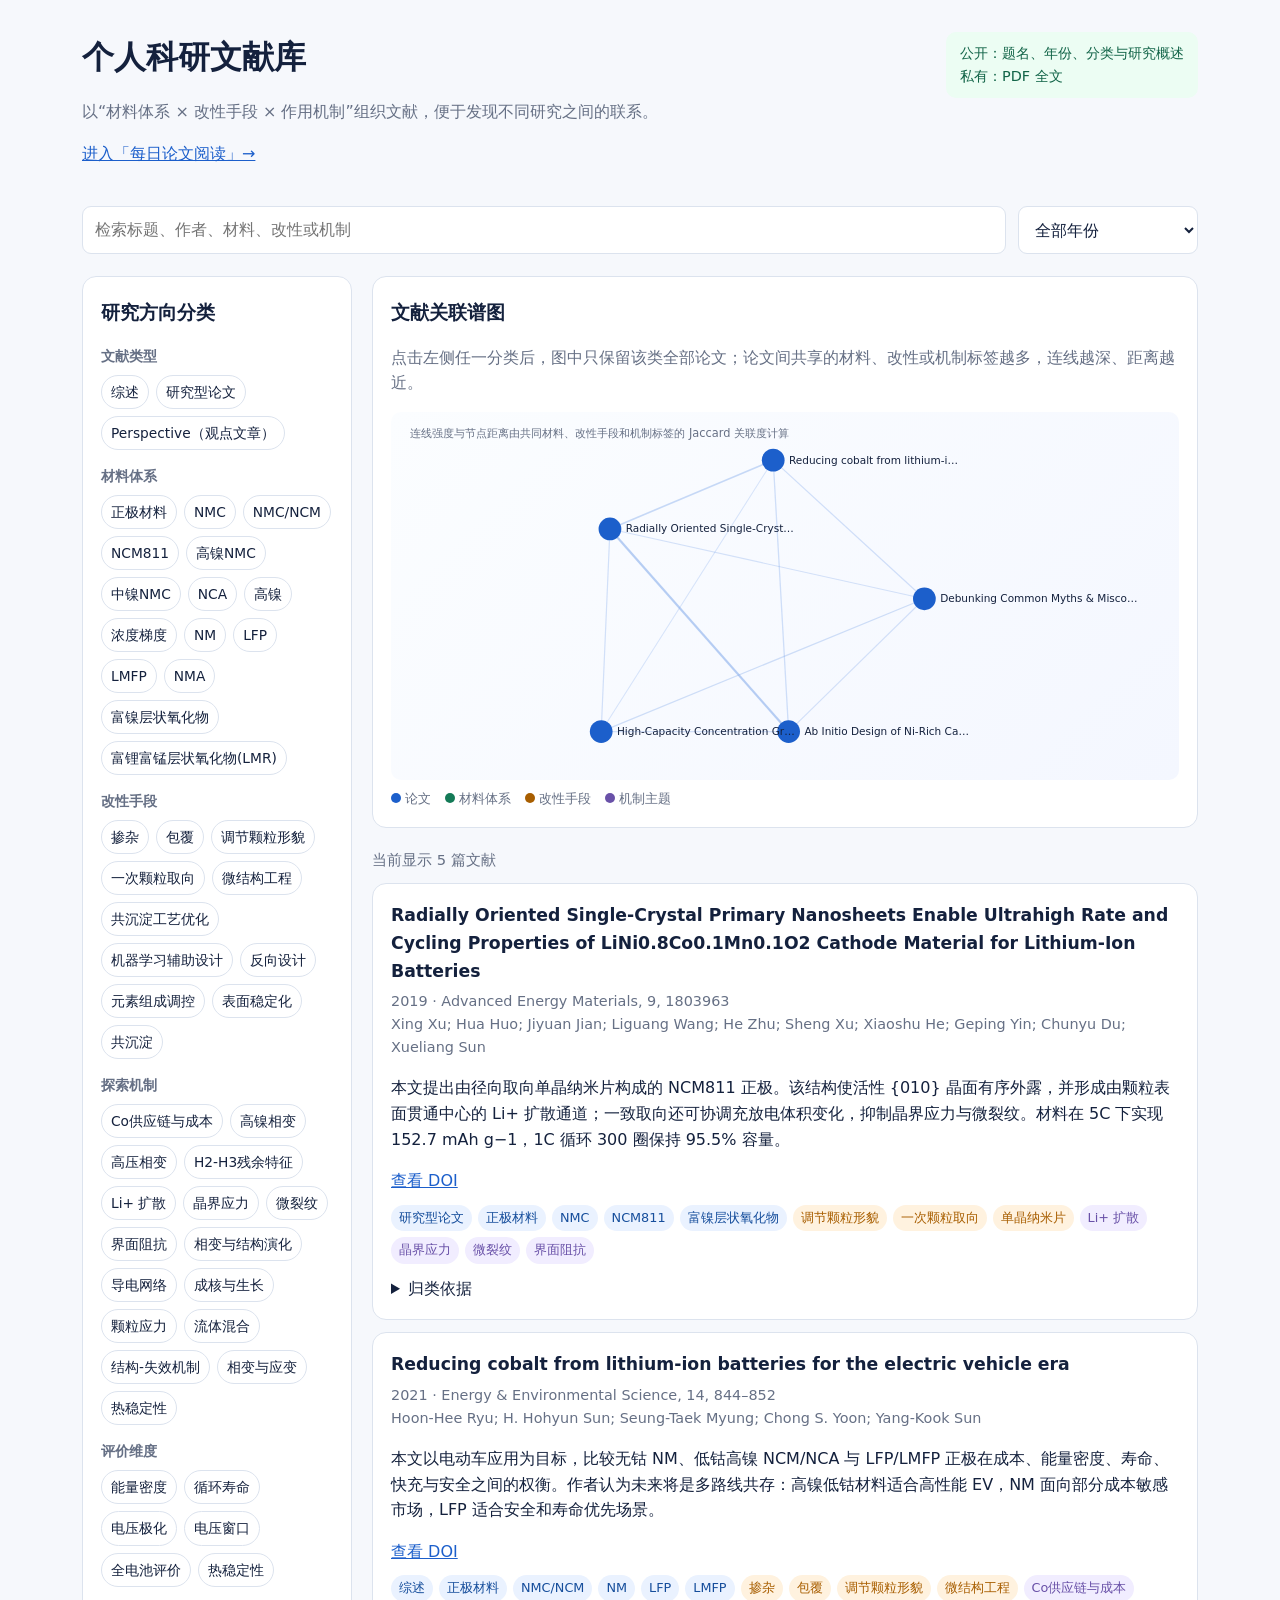
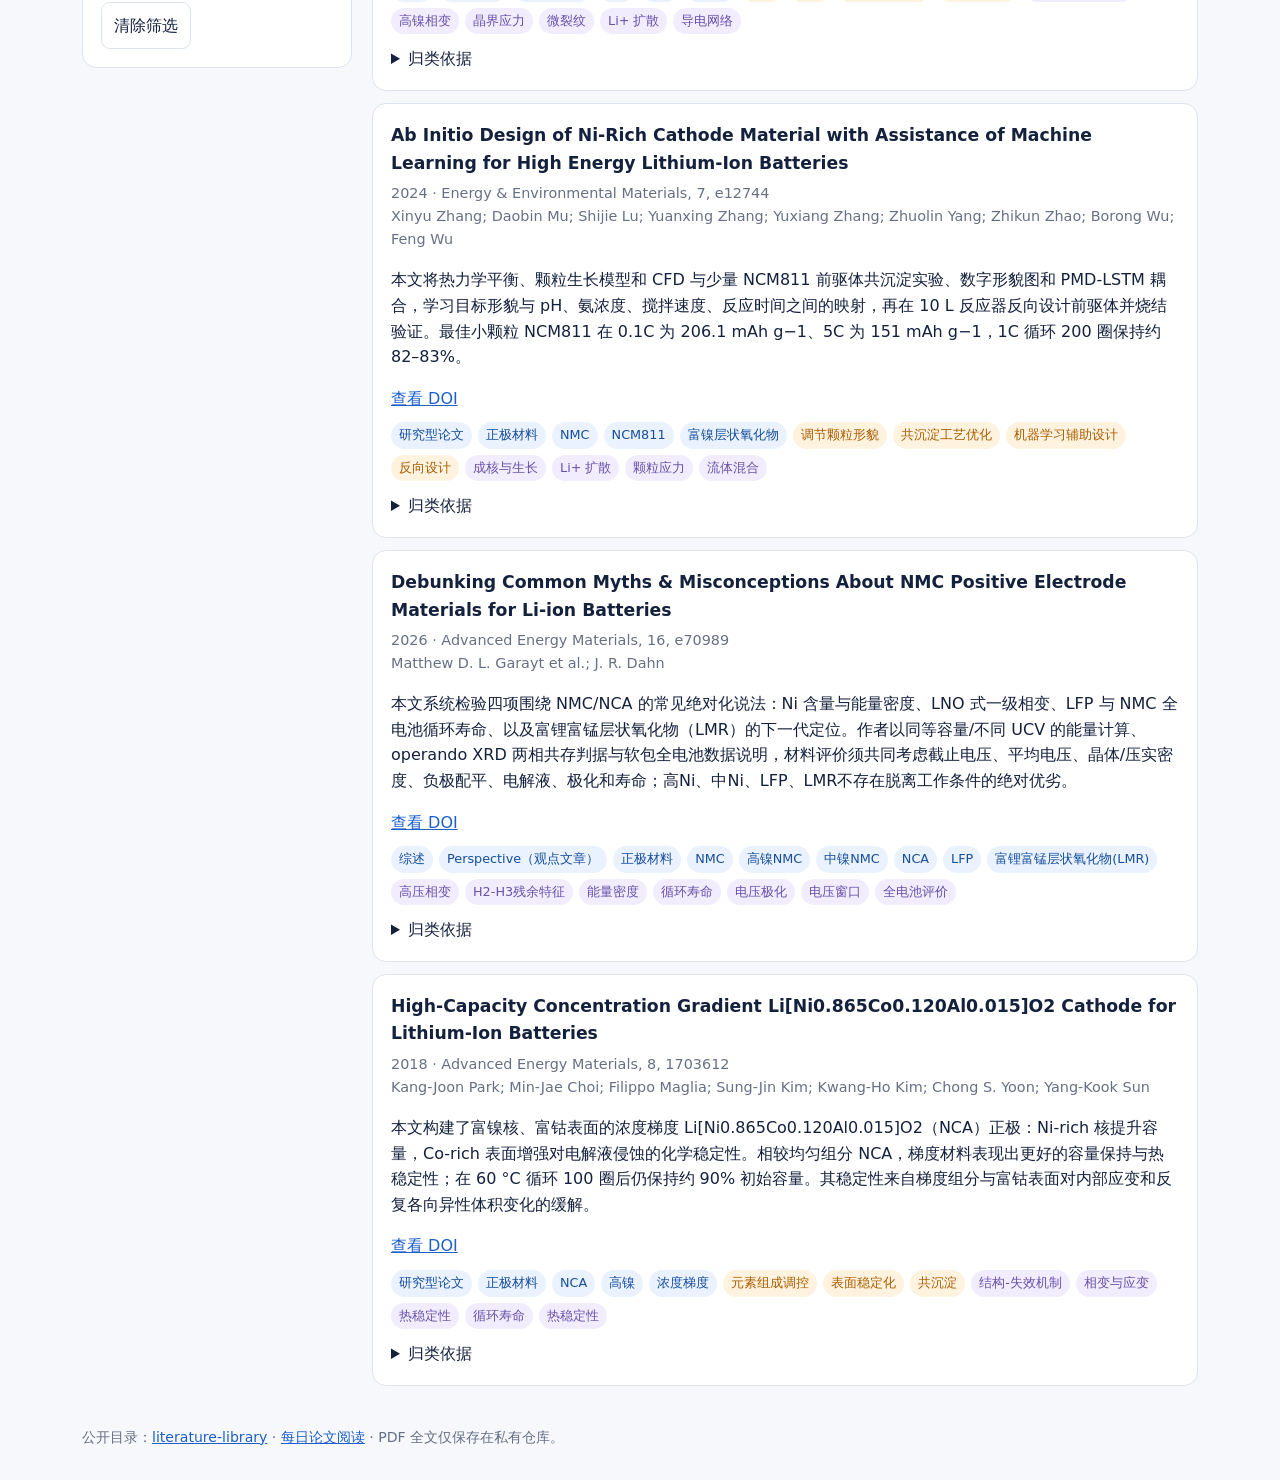
<file: index.html>
<!doctype html>
<html lang="zh-CN">
<head>
<meta charset="utf-8">
<meta name="viewport" content="width=device-width,initial-scale=1">
<title>个人科研文献库</title>
<style>
:root{--ink:#14213d;--muted:#667085;--line:#dce3ee;--bg:#f6f8fc;--card:#fff;--blue:#1c5fcb;--soft:#eaf2ff;--green:#147a57;--orange:#a85e00;--purple:#6951a8}
*{box-sizing:border-box}body{margin:0;background:var(--bg);color:var(--ink);font-family:system-ui,-apple-system,"Microsoft YaHei",sans-serif;line-height:1.6}.wrap{max-width:1160px;margin:auto;padding:32px 22px}h1{margin:0;font-size:2rem}h2{font-size:1.2rem;margin:.2rem 0 1rem}.intro,.muted{color:var(--muted)}.hero{display:flex;justify-content:space-between;gap:24px;align-items:flex-start;margin-bottom:24px}.privacy{max-width:310px;background:#ecfdf3;color:#126448;padding:10px 14px;border-radius:10px;font-size:.9rem}.controls{display:grid;grid-template-columns:1fr 180px;gap:12px;margin-bottom:22px}input,select,button{font:inherit;border-radius:9px;padding:10px 12px;border:1px solid var(--line)}input,select{background:#fff;color:var(--ink)}button{background:#fff;color:var(--ink);cursor:pointer}.layout{display:grid;grid-template-columns:270px 1fr;gap:20px}.panel,.paper{background:var(--card);border:1px solid var(--line);border-radius:14px;padding:18px}.taxonomy{position:sticky;top:12px;height:max-content}.group{margin:15px 0}.group h3{font-size:.9rem;margin:0 0 7px;color:var(--muted)}.chips{display:flex;gap:7px;flex-wrap:wrap}.chip{font-size:.86rem;padding:5px 9px;border-radius:999px}.chip.active{background:var(--blue);color:#fff;border-color:var(--blue)}.summary{font-size:.92rem;color:var(--muted);margin:0 0 12px}.paper{margin-bottom:12px}.paper h2{font-size:1.08rem;margin:0 0 5px}.meta{font-size:.9rem;color:var(--muted)}.tags{display:flex;flex-wrap:wrap;gap:6px;margin-top:11px}.tag{font-size:.8rem;padding:3px 8px;border-radius:999px;background:var(--soft);color:#164e9c}.tag.mod{background:#fff2df;color:var(--orange)}.tag.mech{background:#f1edff;color:var(--purple)}a{color:var(--blue)}details{margin-top:12px}.network{margin-bottom:20px}.network svg{display:block;width:100%;height:auto;background:linear-gradient(135deg,#fbfdff,#f4f7ff);border-radius:10px}.legend{display:flex;gap:14px;flex-wrap:wrap;font-size:.82rem;color:var(--muted);margin-top:8px}.dot{display:inline-block;width:10px;height:10px;border-radius:50%;margin-right:4px}.empty{padding:22px;text-align:center;color:var(--muted)}footer{margin-top:28px;color:var(--muted);font-size:.88rem}@media(max-width:760px){.hero,.layout{display:block}.privacy{margin-top:12px}.controls{grid-template-columns:1fr}.taxonomy{position:static;margin-bottom:16px}}
</style>
</head>
<body>
<div class="wrap">
<header class="hero">
<div><h1>个人科研文献库</h1><p class="intro">以“材料体系 × 改性手段 × 作用机制”组织文献，便于发现不同研究之间的联系。</p><p><a href="daily-reading.html">进入「每日论文阅读」→</a></p></div>
<div class="privacy">公开：题名、年份、分类与研究概述<br>私有：PDF 全文</div>
</header>
<div class="controls"><input id="search" placeholder="检索标题、作者、材料、改性或机制"><select id="year"><option value="">全部年份</option></select></div>
<div class="layout">
<aside class="panel taxonomy"><h2>研究方向分类</h2><div id="taxonomy"></div><button id="reset" type="button">清除筛选</button></aside>
<main>
<section class="panel network"><h2>文献关联谱图</h2><p class="muted">点击左侧任一分类后，图中只保留该类全部论文；论文间共享的材料、改性或机制标签越多，连线越深、距离越近。</p><svg id="graph" viewBox="0 0 900 420" role="img" aria-label="文献与研究主题关联谱图"></svg><div class="legend"><span><i class="dot" style="background:#1c5fcb"></i>论文</span><span><i class="dot" style="background:#147a57"></i>材料体系</span><span><i class="dot" style="background:#a85e00"></i>改性手段</span><span><i class="dot" style="background:#6951a8"></i>机制主题</span></div></section>
<p id="count" class="summary"></p><section id="papers"></section>
</main>
</div>
<footer>公开目录：<a href="https://github.com/junhaoshen489/literature-library">literature-library</a> · <a href="daily-reading.html">每日论文阅读</a> · PDF 全文仅保存在私有仓库。</footer>
</div>
<script>
const papers=[{
id:"aem-2019-ncm811-radial",year:2019,
title:"Radially Oriented Single-Crystal Primary Nanosheets Enable Ultrahigh Rate and Cycling Properties of LiNi0.8Co0.1Mn0.1O2 Cathode Material for Lithium-Ion Batteries",
authors:"Xing Xu; Hua Huo; Jiyuan Jian; Liguang Wang; He Zhu; Sheng Xu; Xiaoshu He; Geping Yin; Chunyu Du; Xueliang Sun",
journal:"Advanced Energy Materials, 9, 1803963",doi:"10.1002/aenm.201803963",
summary:"本文提出由径向取向单晶纳米片构成的 NCM811 正极。该结构使活性 {010} 晶面有序外露，并形成由颗粒表面贯通中心的 Li+ 扩散通道；一致取向还可协调充放电体积变化，抑制晶界应力与微裂纹。材料在 5C 下实现 152.7 mAh g−1，1C 循环 300 圈保持 95.5% 容量。",
materials:["正极材料","NMC","NCM811","富镍层状氧化物"],
modifications:["调节颗粒形貌","一次颗粒取向","单晶纳米片"],
mechanisms:["Li+ 扩散","晶界应力","微裂纹","界面阻抗"],type:"研究型论文"},
{id:"ees-2021-reducing-cobalt-ev",year:2021,
title:"Reducing cobalt from lithium-ion batteries for the electric vehicle era",
authors:"Hoon-Hee Ryu; H. Hohyun Sun; Seung-Taek Myung; Chong S. Yoon; Yang-Kook Sun",
journal:"Energy & Environmental Science, 14, 844–852",doi:"10.1039/D0EE03581E",
summary:"本文以电动车应用为目标，比较无钴 NM、低钴高镍 NCM/NCA 与 LFP/LMFP 正极在成本、能量密度、寿命、快充与安全之间的权衡。作者认为未来将是多路线共存：高镍低钴材料适合高性能 EV，NM 面向部分成本敏感市场，LFP 适合安全和寿命优先场景。",
materials:["正极材料","NMC/NCM","NM","LFP","LMFP"],
modifications:["掺杂","包覆","调节颗粒形貌","微结构工程"],
mechanisms:["Co供应链与成本","高镍相变","晶界应力","微裂纹","Li+ 扩散","导电网络"],type:"综述"},
{id:"eem-2024-ni-rich-ml-design",year:2024,
title:"Ab Initio Design of Ni-Rich Cathode Material with Assistance of Machine Learning for High Energy Lithium-Ion Batteries",
authors:"Xinyu Zhang; Daobin Mu; Shijie Lu; Yuanxing Zhang; Yuxiang Zhang; Zhuolin Yang; Zhikun Zhao; Borong Wu; Feng Wu",
journal:"Energy & Environmental Materials, 7, e12744",doi:"10.1002/eem2.12744",
summary:"本文将热力学平衡、颗粒生长模型和 CFD 与少量 NCM811 前驱体共沉淀实验、数字形貌图和 PMD-LSTM 耦合，学习目标形貌与 pH、氨浓度、搅拌速度、反应时间之间的映射，再在 10 L 反应器反向设计前驱体并烧结验证。最佳小颗粒 NCM811 在 0.1C 为 206.1 mAh g−1、5C 为 151 mAh g−1，1C 循环 200 圈保持约 82–83%。",
materials:["正极材料","NMC","NCM811","富镍层状氧化物"],
modifications:["调节颗粒形貌","共沉淀工艺优化","机器学习辅助设计","反向设计"],
mechanisms:["成核与生长","Li+ 扩散","颗粒应力","流体混合"],type:"研究型论文"},
{id:"aem-2026-nmc-myths-perspective",year:2026,
title:"Debunking Common Myths & Misconceptions About NMC Positive Electrode Materials for Li-ion Batteries",
authors:"Matthew D. L. Garayt et al.; J. R. Dahn",
journal:"Advanced Energy Materials, 16, e70989",doi:"10.1002/aenm.70989",
summary:"本文系统检验四项围绕 NMC/NCA 的常见绝对化说法：Ni 含量与能量密度、LNO 式一级相变、LFP 与 NMC 全电池循环寿命、以及富锂富锰层状氧化物（LMR）的下一代定位。作者以同等容量/不同 UCV 的能量计算、operando XRD 两相共存判据与软包全电池数据说明，材料评价须共同考虑截止电压、平均电压、晶体/压实密度、负极配平、电解液、极化和寿命；高Ni、中Ni、LFP、LMR不存在脱离工作条件的绝对优劣。",
materials:["正极材料","NMC","高镍NMC","中镍NMC","NCA","LFP","富锂富锰层状氧化物(LMR)"],
modifications:[],mechanisms:["高压相变","H2-H3残余特征"],
topics:["能量密度","循环寿命","电压极化","电压窗口","全电池评价"],type:"综述",articleKind:"Perspective（观点文章）"},
{id:"aem-2018-gradient-nca",year:2018,
title:"High-Capacity Concentration Gradient Li[Ni0.865Co0.120Al0.015]O2 Cathode for Lithium-Ion Batteries",
authors:"Kang-Joon Park; Min-Jae Choi; Filippo Maglia; Sung-Jin Kim; Kwang-Ho Kim; Chong S. Yoon; Yang-Kook Sun",
journal:"Advanced Energy Materials, 8, 1703612",doi:"10.1002/aenm.201703612",
summary:"本文构建了富镍核、富钴表面的浓度梯度 Li[Ni0.865Co0.120Al0.015]O2（NCA）正极：Ni-rich 核提升容量，Co-rich 表面增强对电解液侵蚀的化学稳定性。相较均匀组分 NCA，梯度材料表现出更好的容量保持与热稳定性；在 60 °C 循环 100 圈后仍保持约 90% 初始容量。其稳定性来自梯度组分与富钴表面对内部应变和反复各向异性体积变化的缓解。",
materials:["正极材料","NCA","高镍","浓度梯度"],
modifications:["元素组成调控","表面稳定化","共沉淀"],
mechanisms:["结构-失效机制","相变与应变","热稳定性"],topics:["循环寿命","热稳定性"],type:"研究型论文"}];
const taxonomy={types:{name:"文献类型",items:["综述","研究型论文","Perspective（观点文章）"]},materials:{name:"材料体系",items:["正极材料","NMC","NMC/NCM","NCM811","高镍NMC","中镍NMC","NCA","高镍","浓度梯度","NM","LFP","LMFP","NMA","富镍层状氧化物","富锂富锰层状氧化物(LMR)"]},modifications:{name:"改性手段",items:["掺杂","包覆","调节颗粒形貌","一次颗粒取向","微结构工程","共沉淀工艺优化","机器学习辅助设计","反向设计","元素组成调控","表面稳定化","共沉淀"]},mechanisms:{name:"探索机制",items:["Co供应链与成本","高镍相变","高压相变","H2-H3残余特征","Li+ 扩散","晶界应力","微裂纹","界面阻抗","相变与结构演化","导电网络","成核与生长","颗粒应力","流体混合","结构-失效机制","相变与应变","热稳定性"]},evaluation:{name:"评价维度",items:["能量密度","循环寿命","电压极化","电压窗口","全电池评价","热稳定性"]}};
let filters=new Set();
const esc=s=>String(s||"").replace(/[&<>"']/g,c=>({"&":"&amp;","<":"&lt;",">":"&gt;",'"':"&quot;","'":"&#39;"}[c]));
function allTags(p){return [p.type,p.articleKind,...p.materials,...p.modifications,...p.mechanisms,...(p.topics||[])].filter(Boolean)}
function renderTaxonomy(){const host=document.querySelector("#taxonomy");host.innerHTML=Object.entries(taxonomy).map(([key,g])=>'<div class="group"><h3>'+g.name+'</h3><div class="chips">'+g.items.map(item=>'<button class="chip '+(filters.has(item)?"active":"")+'" data-tag="'+esc(item)+'">'+esc(item)+'</button>').join("")+"</div></div>").join("");host.querySelectorAll("[data-tag]").forEach(b=>b.onclick=()=>{filters.has(b.dataset.tag)?filters.delete(b.dataset.tag):filters.add(b.dataset.tag);render()})}
function filtered(){const q=document.querySelector("#search").value.trim().toLowerCase(),y=document.querySelector("#year").value;return papers.filter(p=>(!y||String(p.year)===y)&&(!q||JSON.stringify(p).toLowerCase().includes(q))&&(!filters.size||[...filters].every(tag=>allTags(p).includes(tag))))}
function renderPapers(rows){document.querySelector("#count").textContent="当前显示 "+rows.length+" 篇文献"+(filters.size?" · 已筛选："+[...filters].join("、"):"");document.querySelector("#papers").innerHTML=rows.length?rows.map(p=>'<article class="paper"><h2>'+esc(p.title)+'</h2><div class="meta">'+p.year+" · "+esc(p.journal)+"<br>"+esc(p.authors)+'</div><p>'+esc(p.summary)+'</p><a target="_blank" rel="noreferrer" href="https://doi.org/'+esc(p.doi)+'">查看 DOI</a><div class="tags"><span class="tag">'+esc(p.type)+'</span>'+(p.articleKind?'<span class="tag">'+esc(p.articleKind)+'</span>':"")+p.materials.map(x=>'<span class="tag">'+esc(x)+'</span>').join("")+p.modifications.map(x=>'<span class="tag mod">'+esc(x)+'</span>').join("")+p.mechanisms.map(x=>'<span class="tag mech">'+esc(x)+'</span>').join("")+(p.topics||[]).map(x=>'<span class="tag mech">'+esc(x)+'</span>').join("")+'</div><details><summary>归类依据</summary><p class="muted">类型：'+esc(p.type)+(p.articleKind?"（"+esc(p.articleKind)+"）":"")+"；材料："+esc(p.materials.join("、"))+"；改性："+esc(p.modifications.join("、"))+"；机制："+esc(p.mechanisms.join("、"))+"；评价："+esc((p.topics||[]).join("、"))+'</p></details></article>').join(""):'<div class="panel empty">没有匹配的文献。可清除筛选或更换关键词。</div>'}
function drawGraph(rows){
 const svg=document.querySelector("#graph"),w=900,h=420;
 const selected=[...filters];
 const similarity=(a,b)=>{
   const A=new Set(allTags(a).filter(t=>!selected.includes(t))),B=new Set(allTags(b).filter(t=>!selected.includes(t)));
   const shared=[...A].filter(t=>B.has(t));const union=new Set([...A,...B]);
   return {score:union.size?shared.length/union.size:0,shared};
 };
 if(!rows.length){svg.innerHTML='<text x="450" y="210" text-anchor="middle" fill="#667085" font-size="15">没有可绘制的文献</text>';return}
 if(rows.length===1){const p=rows[0];svg.innerHTML='<title>文献关联谱图</title><desc>当前筛选仅有一篇文献，累积更多同类论文后将显示论文之间的关联距离。</desc><circle cx="450" cy="210" r="18" fill="#1c5fcb"/><text x="450" y="250" text-anchor="middle" fill="#14213d" font-size="14">'+esc(p.title.length>56?p.title.slice(0,56)+"…":p.title)+'</text><text x="450" y="278" text-anchor="middle" fill="#667085" font-size="13">当前筛选仅有 1 篇文献；继续归档同类论文后将显示距离与连线。</text>';return}
 const nodes=rows.map((p,i)=>({p,x:170+(i%4)*190,y:110+Math.floor(i/4)*145,vx:0,vy:0}));
 const links=[];for(let i=0;i<nodes.length;i++)for(let j=i+1;j<nodes.length;j++){const s=similarity(nodes[i].p,nodes[j].p);if(s.score>0)links.push({a:nodes[i],b:nodes[j],...s})}
 for(let step=0;step<180;step++){
   for(let i=0;i<nodes.length;i++)for(let j=i+1;j<nodes.length;j++){let a=nodes[i],b=nodes[j],dx=b.x-a.x,dy=b.y-a.y,d=Math.max(1,Math.hypot(dx,dy)),f=4200/(d*d);a.vx-=f*dx/d;a.vy-=f*dy/d;b.vx+=f*dx/d;b.vy+=f*dy/d}
   links.forEach(l=>{let dx=l.b.x-l.a.x,dy=l.b.y-l.a.y,d=Math.max(1,Math.hypot(dx,dy)),target=330-190*l.score,f=(d-target)*0.018;l.a.vx+=f*dx/d;l.a.vy+=f*dy/d;l.b.vx-=f*dx/d;l.b.vy-=f*dy/d});
   nodes.forEach(n=>{n.vx*=.72;n.vy*=.72;n.x=Math.max(55,Math.min(w-55,n.x+n.vx));n.y=Math.max(55,Math.min(h-55,n.y+n.vy))})
 }
 const label=p=>p.title.length>30?p.title.slice(0,30)+"…":p.title;
 svg.innerHTML='<title>同类文献关联谱图</title><desc>节点代表当前分类中的论文；共同材料、改性或机制标签越多的论文，连线越深且距离越近。</desc>'+
 links.map(l=>'<line x1="'+l.a.x+'" y1="'+l.a.y+'" x2="'+l.b.x+'" y2="'+l.b.y+'" stroke="#7aa3e8" stroke-opacity="'+(.25+.7*l.score)+'" stroke-width="'+(1+4*l.score)+'"><title>关联度 '+Math.round(l.score*100)+'%；共同标签：'+esc(l.shared.join("、"))+'</title></line>').join("")+
 nodes.map(n=>'<g><circle cx="'+n.x+'" cy="'+n.y+'" r="13" fill="#1c5fcb"><title>'+esc(n.p.title)+'</title></circle><text x="'+(n.x+18)+'" y="'+(n.y+4)+'" fill="#14213d" font-size="12">'+esc(label(n.p))+'</text></g>').join("")+
 '<text x="22" y="28" fill="#667085" font-size="13">连线强度与节点距离由共同材料、改性手段和机制标签的 Jaccard 关联度计算</text>';
}function render(){const rows=filtered();renderTaxonomy();renderPapers(rows);drawGraph(rows)}
const ySel=document.querySelector("#year");[...new Set(papers.map(p=>p.year))].sort((a,b)=>b-a).forEach(y=>ySel.insertAdjacentHTML("beforeend",'<option value="'+y+'">'+y+"</option>"));document.querySelector("#search").oninput=render;ySel.onchange=render;document.querySelector("#reset").onclick=()=>{filters.clear();document.querySelector("#search").value="";ySel.value="";render()};render();
</script>
</body></html>
</file>
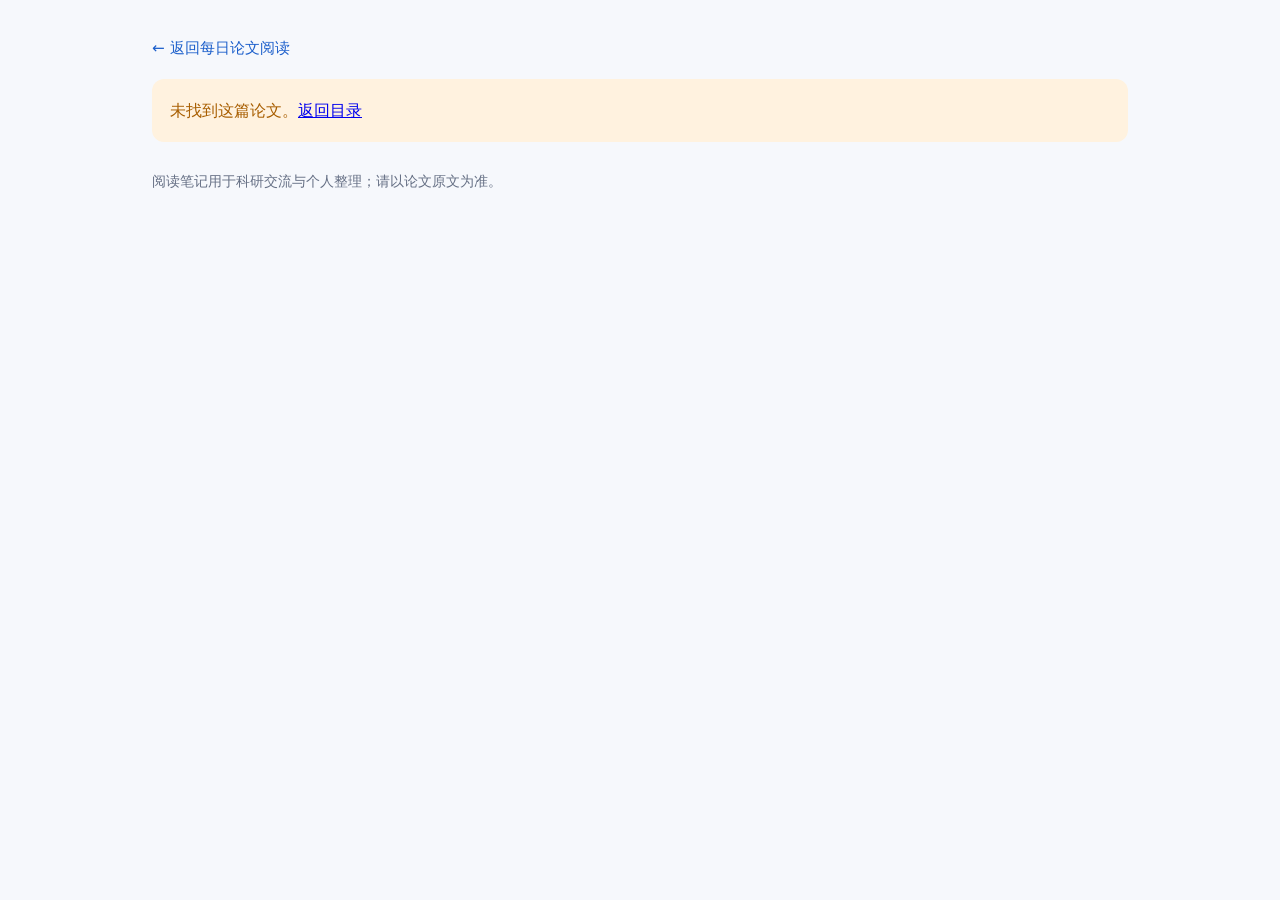
<file: daily-paper.html>
<!doctype html>
<html lang="zh-CN">
<head>
<meta charset="utf-8">
<meta name="viewport" content="width=device-width,initial-scale=1">
<title>论文阅读｜个人科研文献库</title>
<link rel="stylesheet" href="daily-reading.css">
</head>
<body>
<main class="wrap detail-wrap">
  <a class="back" href="daily-reading.html">← 返回每日论文阅读</a>
  <article id="detail" class="detail" aria-live="polite"></article>
  <footer>阅读笔记用于科研交流与个人整理；请以论文原文为准。</footer>
</main>
<script src="daily-paper.js"></script>
</body>
</html>
</file>
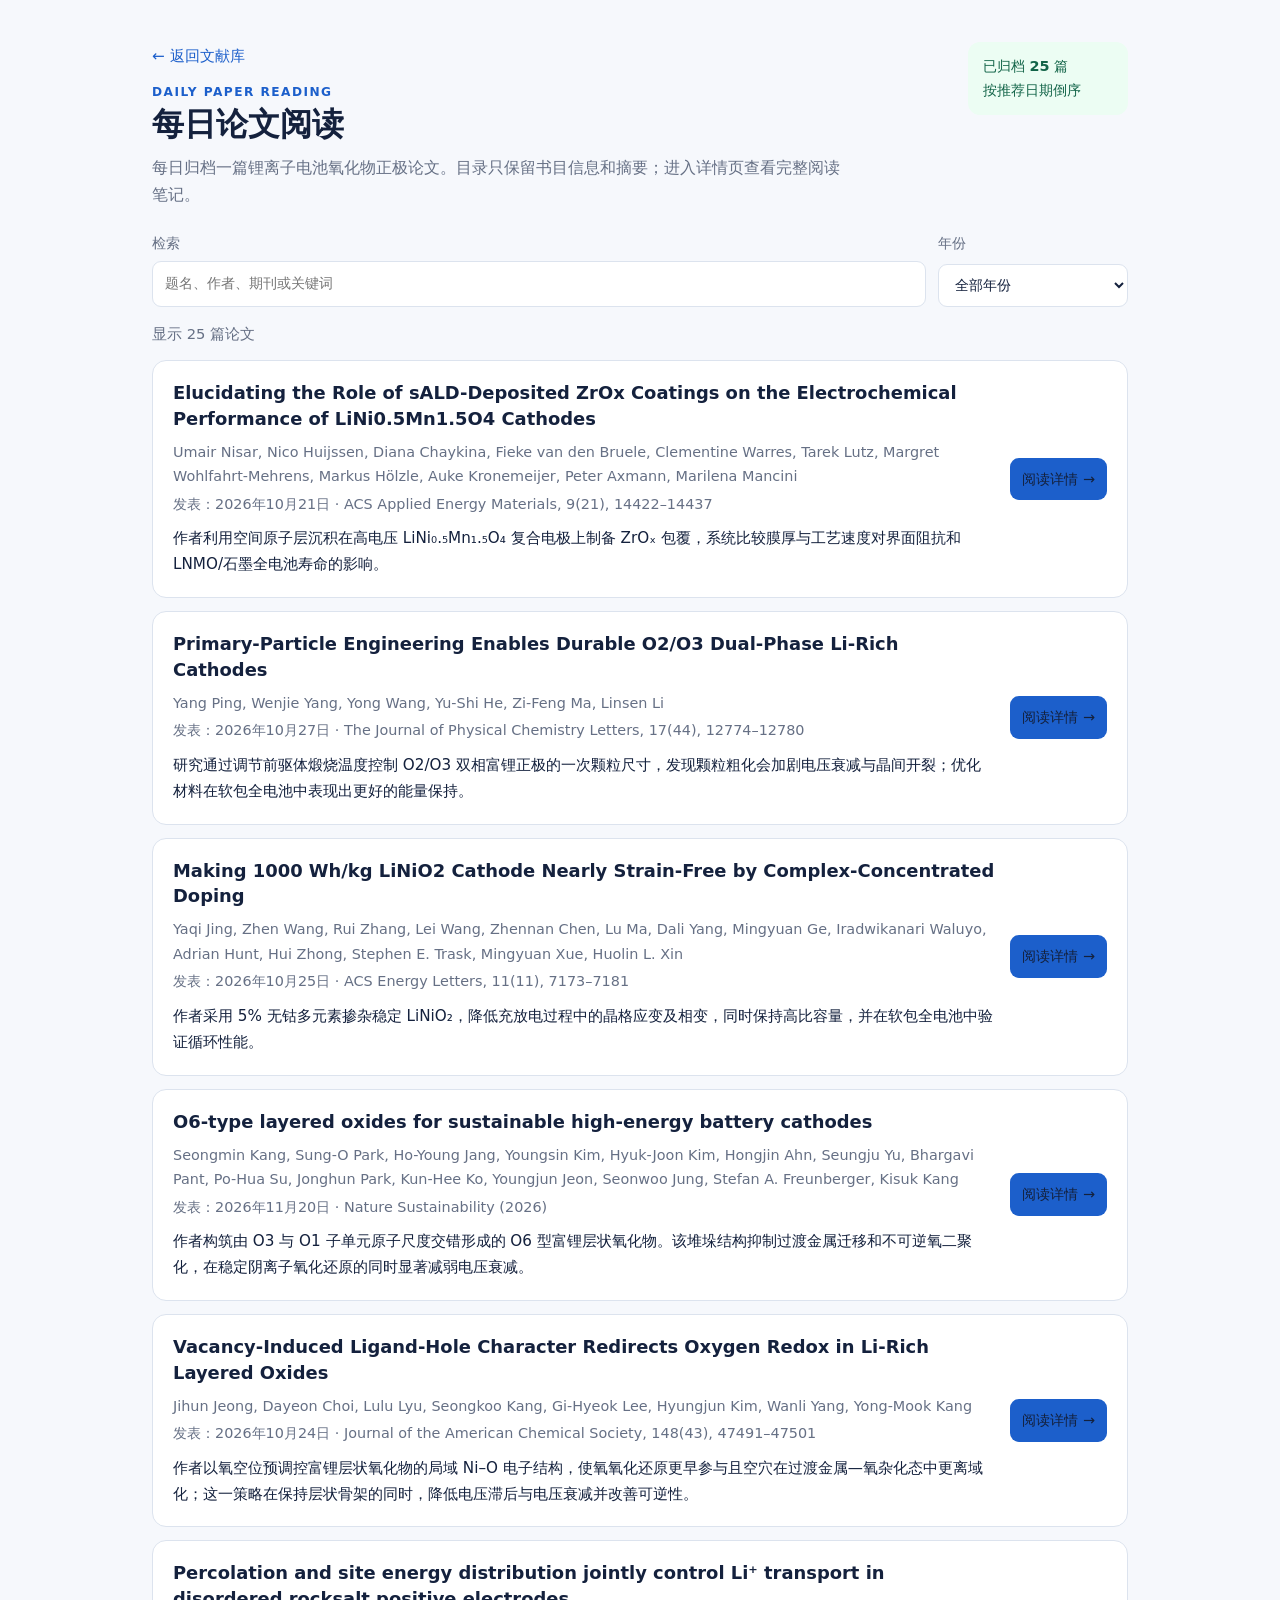
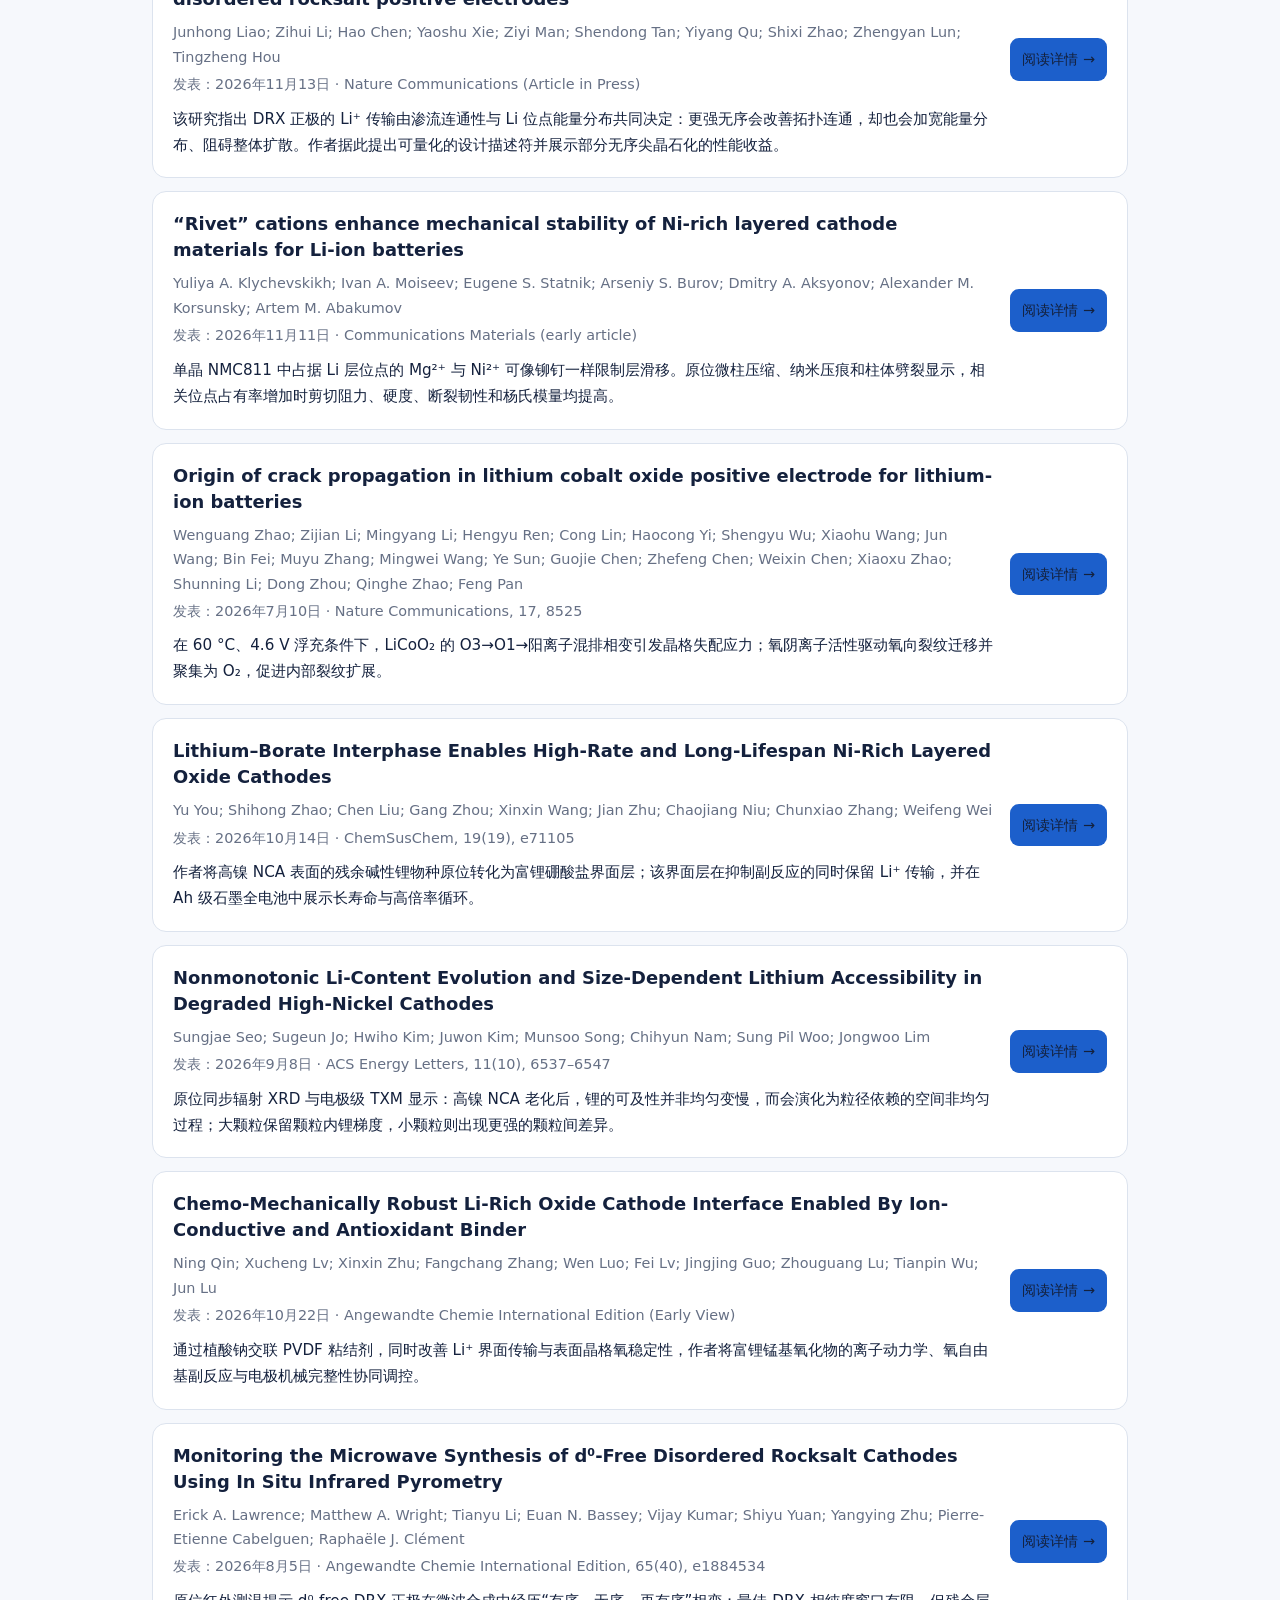
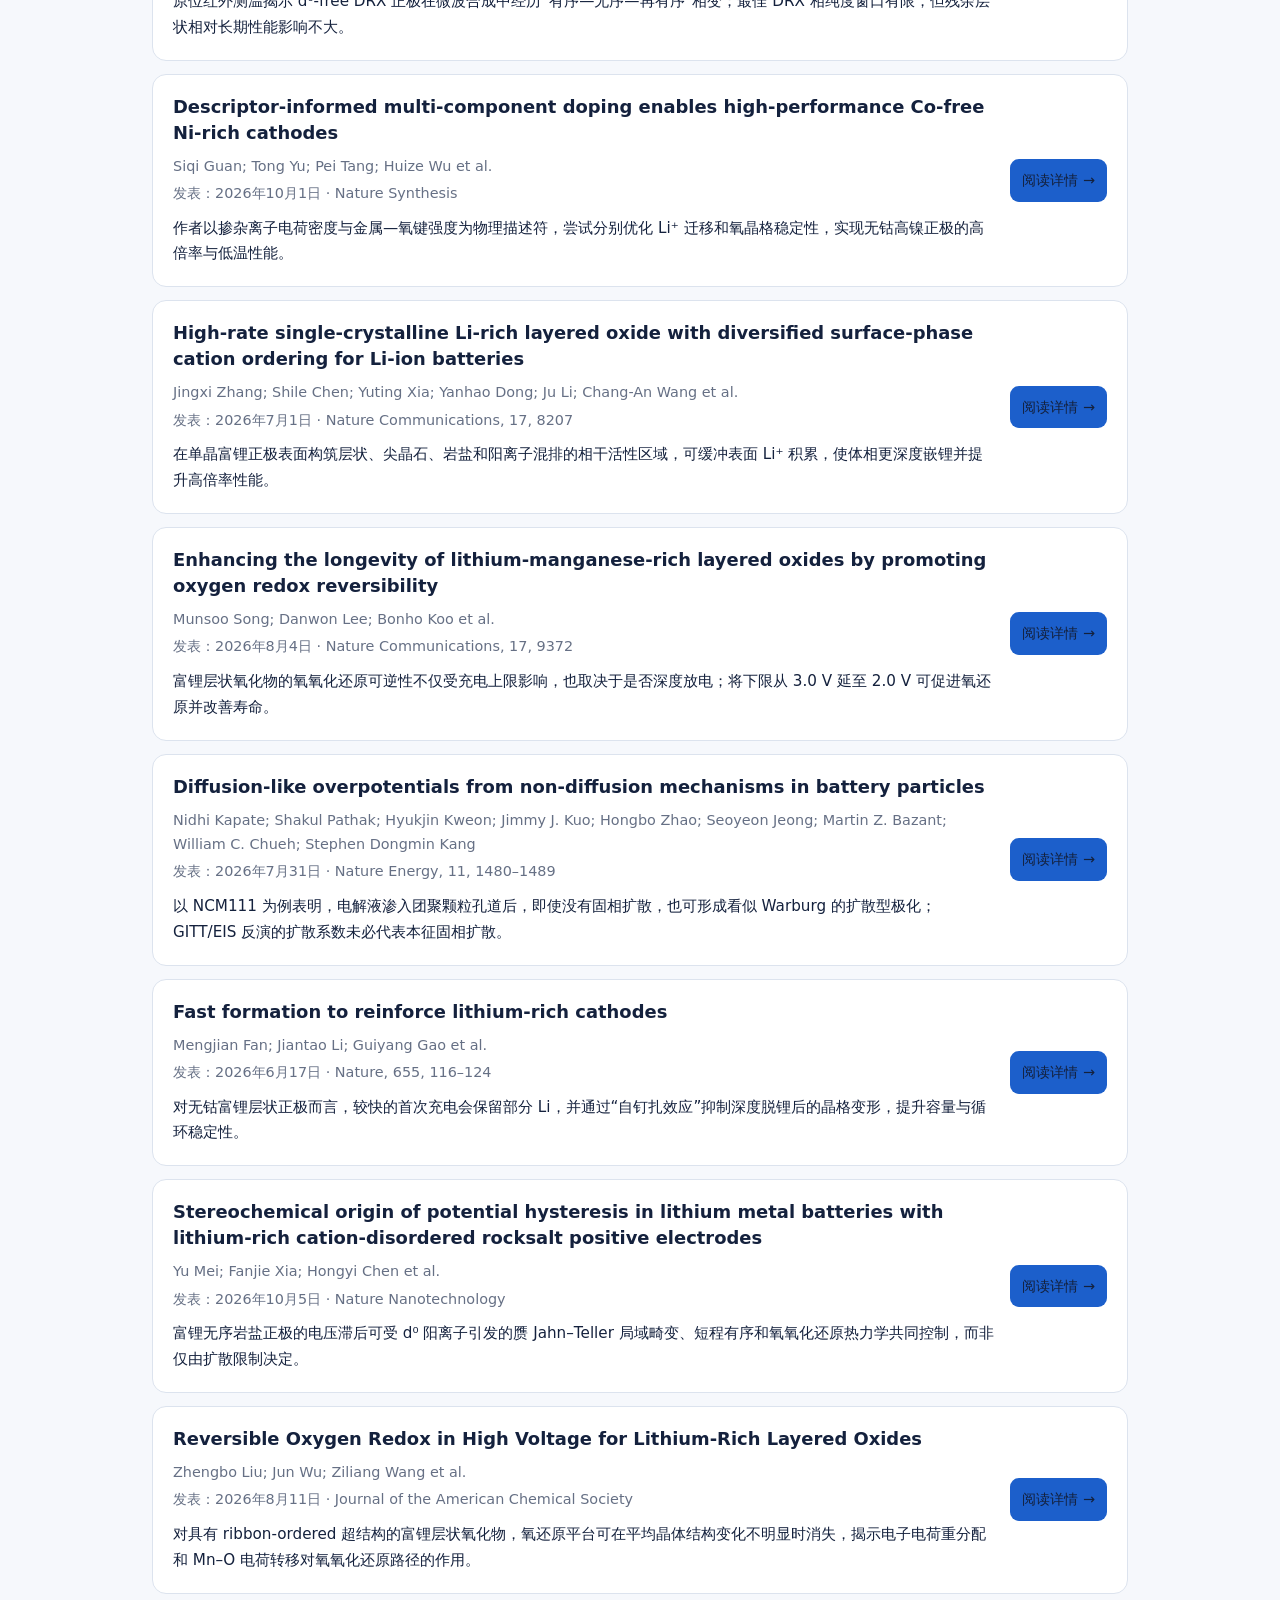
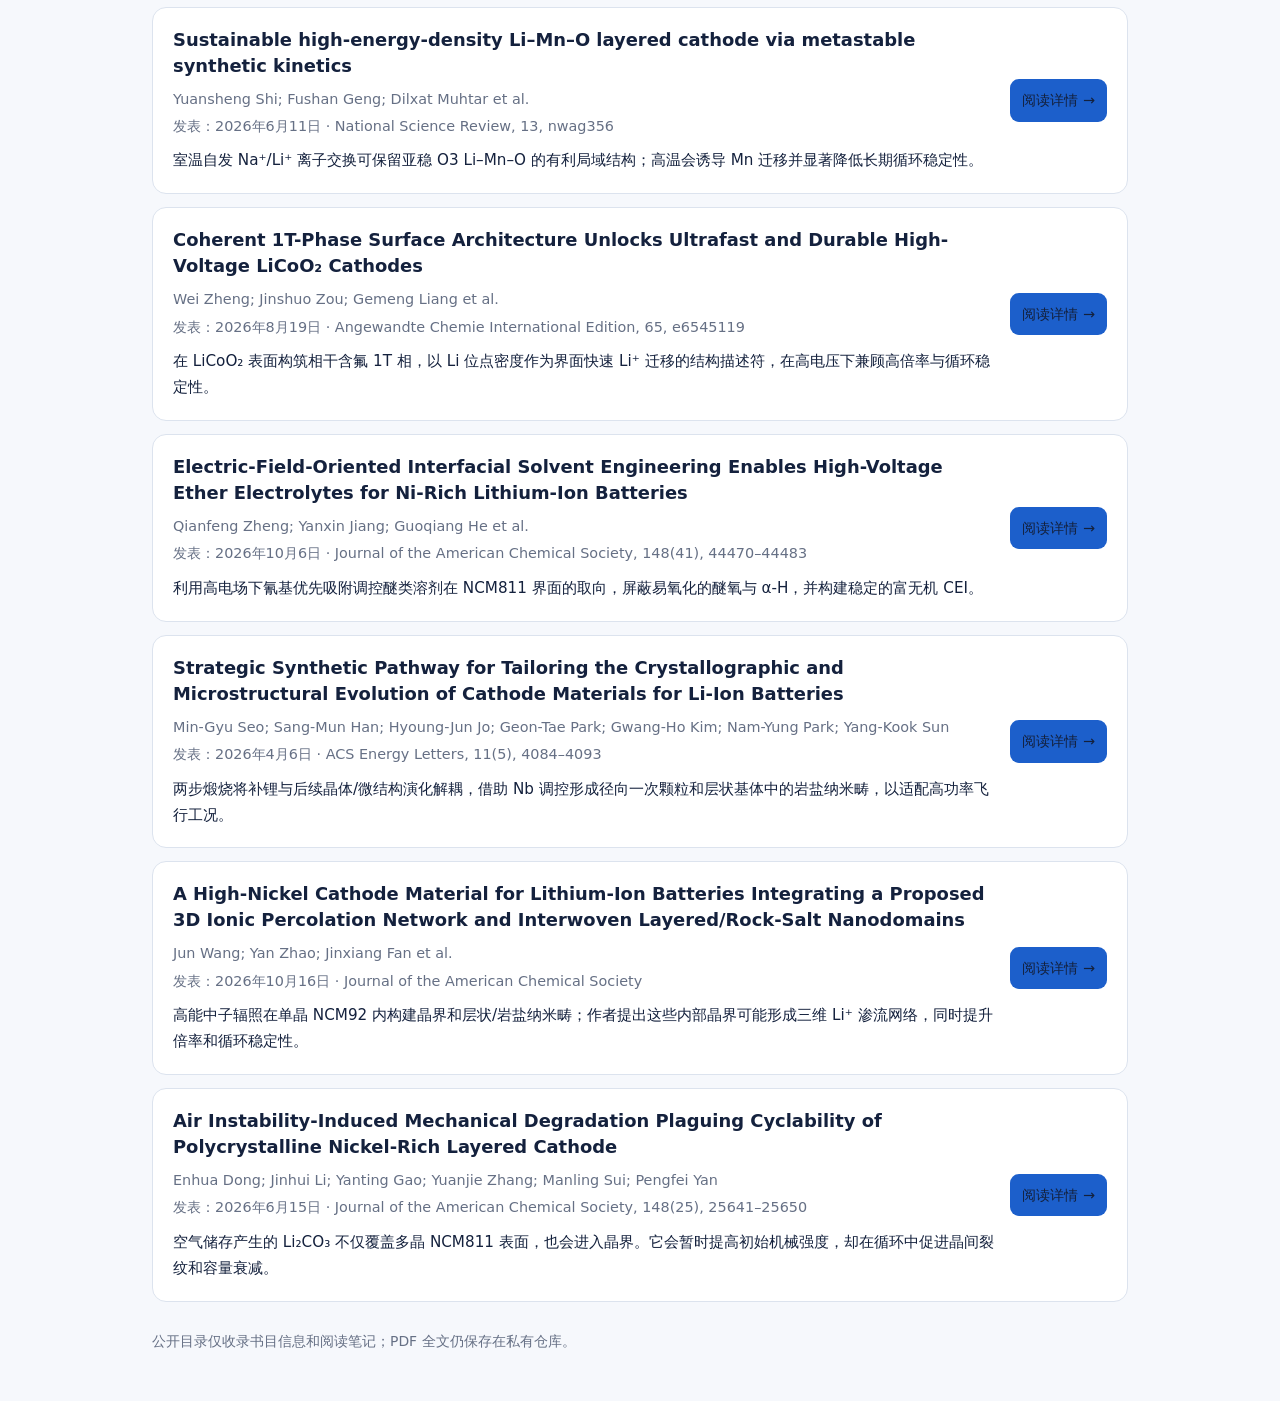
<file: daily-reading.html>
<!doctype html>
<html lang="zh-CN">
<head>
<meta charset="utf-8">
<meta name="viewport" content="width=device-width,initial-scale=1">
<title>每日论文阅读｜个人科研文献库</title>
<link rel="stylesheet" href="daily-reading.css">
</head>
<body>
<main class="wrap">
  <header class="hero">
    <div><a class="back" href="index.html">← 返回文献库</a><p class="eyebrow">DAILY PAPER READING</p><h1>每日论文阅读</h1><p class="intro">每日归档一篇锂离子电池氧化物正极论文。目录只保留书目信息和摘要；进入详情页查看完整阅读笔记。</p></div>
    <div class="notice">已归档 <strong id="paper-count">0</strong> 篇<br>按推荐日期倒序</div>
  </header>
  <section class="toolbar" aria-label="论文筛选"><label>检索 <input id="search" type="search" placeholder="题名、作者、期刊或关键词"></label><label>年份 <select id="year"><option value="">全部年份</option></select></label></section>
  <p class="result" id="result"></p>
  <section id="papers" class="papers" aria-live="polite"></section>
  <footer>公开目录仅收录书目信息和阅读笔记；PDF 全文仍保存在私有仓库。</footer>
</main>
<script src="daily-reading.js"></script>
</body>
</html>
</file>
<file: daily-reading.css>
:root{--ink:#14213d;--muted:#667085;--line:#dce3ee;--bg:#f6f8fc;--card:#fff;--blue:#1c5fcb;--soft:#eaf2ff;--green:#147a57;--orange:#a85e00}*{box-sizing:border-box}body{margin:0;background:var(--bg);color:var(--ink);font-family:system-ui,-apple-system,"Microsoft YaHei",sans-serif;line-height:1.7}.wrap{max-width:1020px;margin:auto;padding:34px 22px 48px}.hero{display:flex;justify-content:space-between;gap:24px;align-items:flex-start;margin:8px 0 24px}.back{display:inline-block;color:var(--blue);text-decoration:none;font-size:.95rem;margin-bottom:12px}.back:hover{text-decoration:underline}.eyebrow{letter-spacing:.12em;font-size:.76rem;font-weight:700;color:var(--blue);margin:0 0 2px}h1{font-size:2rem;line-height:1.2;margin:0}.intro{max-width:690px;color:var(--muted);margin:.7rem 0 0}.notice{min-width:160px;background:#ecfdf3;color:#126448;border-radius:12px;padding:12px 15px;font-size:.9rem}.toolbar{display:grid;grid-template-columns:1fr 190px;gap:12px;margin:0 0 14px}.toolbar label{font-size:.87rem;color:var(--muted);display:grid;gap:5px}input,select{width:100%;font:inherit;color:var(--ink);padding:10px 12px;background:#fff;border:1px solid var(--line);border-radius:9px}.result{margin:14px 0;color:var(--muted);font-size:.92rem}.papers{display:grid;gap:13px}.paper-card,.detail-section{background:var(--card);border:1px solid var(--line);border-radius:14px}.paper-card{padding:19px 20px;display:grid;grid-template-columns:1fr auto;gap:15px;transition:transform .15s ease,box-shadow .15s ease}.paper-card:hover{transform:translateY(-2px);box-shadow:0 7px 20px rgba(20,33,61,.07)}.paper-card h2{font-size:1.12rem;line-height:1.45;margin:0 0 8px}.paper-card a{color:var(--ink);text-decoration:none}.paper-card a:hover{color:var(--blue)}.meta{font-size:.9rem;color:var(--muted);margin:3px 0}.summary{font-size:.95rem;margin:10px 0 0}.read-link{align-self:center;white-space:nowrap;text-decoration:none;color:#fff;background:var(--blue);border-radius:9px;padding:9px 12px;font-size:.9rem}.read-link:hover{background:#174fa9}.detail{padding-top:5px}.detail-header{background:linear-gradient(135deg,#fff,#edf4ff);border:1px solid var(--line);border-radius:16px;padding:25px;margin-bottom:16px}.detail-header h1{font-size:1.7rem;line-height:1.38;margin:.2rem 0 .8rem}.detail-meta{display:grid;gap:4px;color:var(--muted);font-size:.94rem}.detail-meta b{color:var(--ink)}.doi{display:inline-block;margin-top:12px;color:var(--blue)}.detail-section{padding:20px 22px;margin:12px 0}.detail-section h2{font-size:1.12rem;margin:0 0 10px;color:var(--blue)}.detail-section p{margin:9px 0}.error{background:#fff2df;color:var(--orange);padding:18px;border-radius:12px}footer{margin-top:28px;font-size:.87rem;color:var(--muted)}@media(max-width:700px){.hero{display:block}.notice{display:inline-block;margin-top:16px}.toolbar{grid-template-columns:1fr}.paper-card{display:block}.read-link{display:inline-block;margin-top:14px}.detail-header{padding:20px}.detail-header h1{font-size:1.4rem}}
</file>
